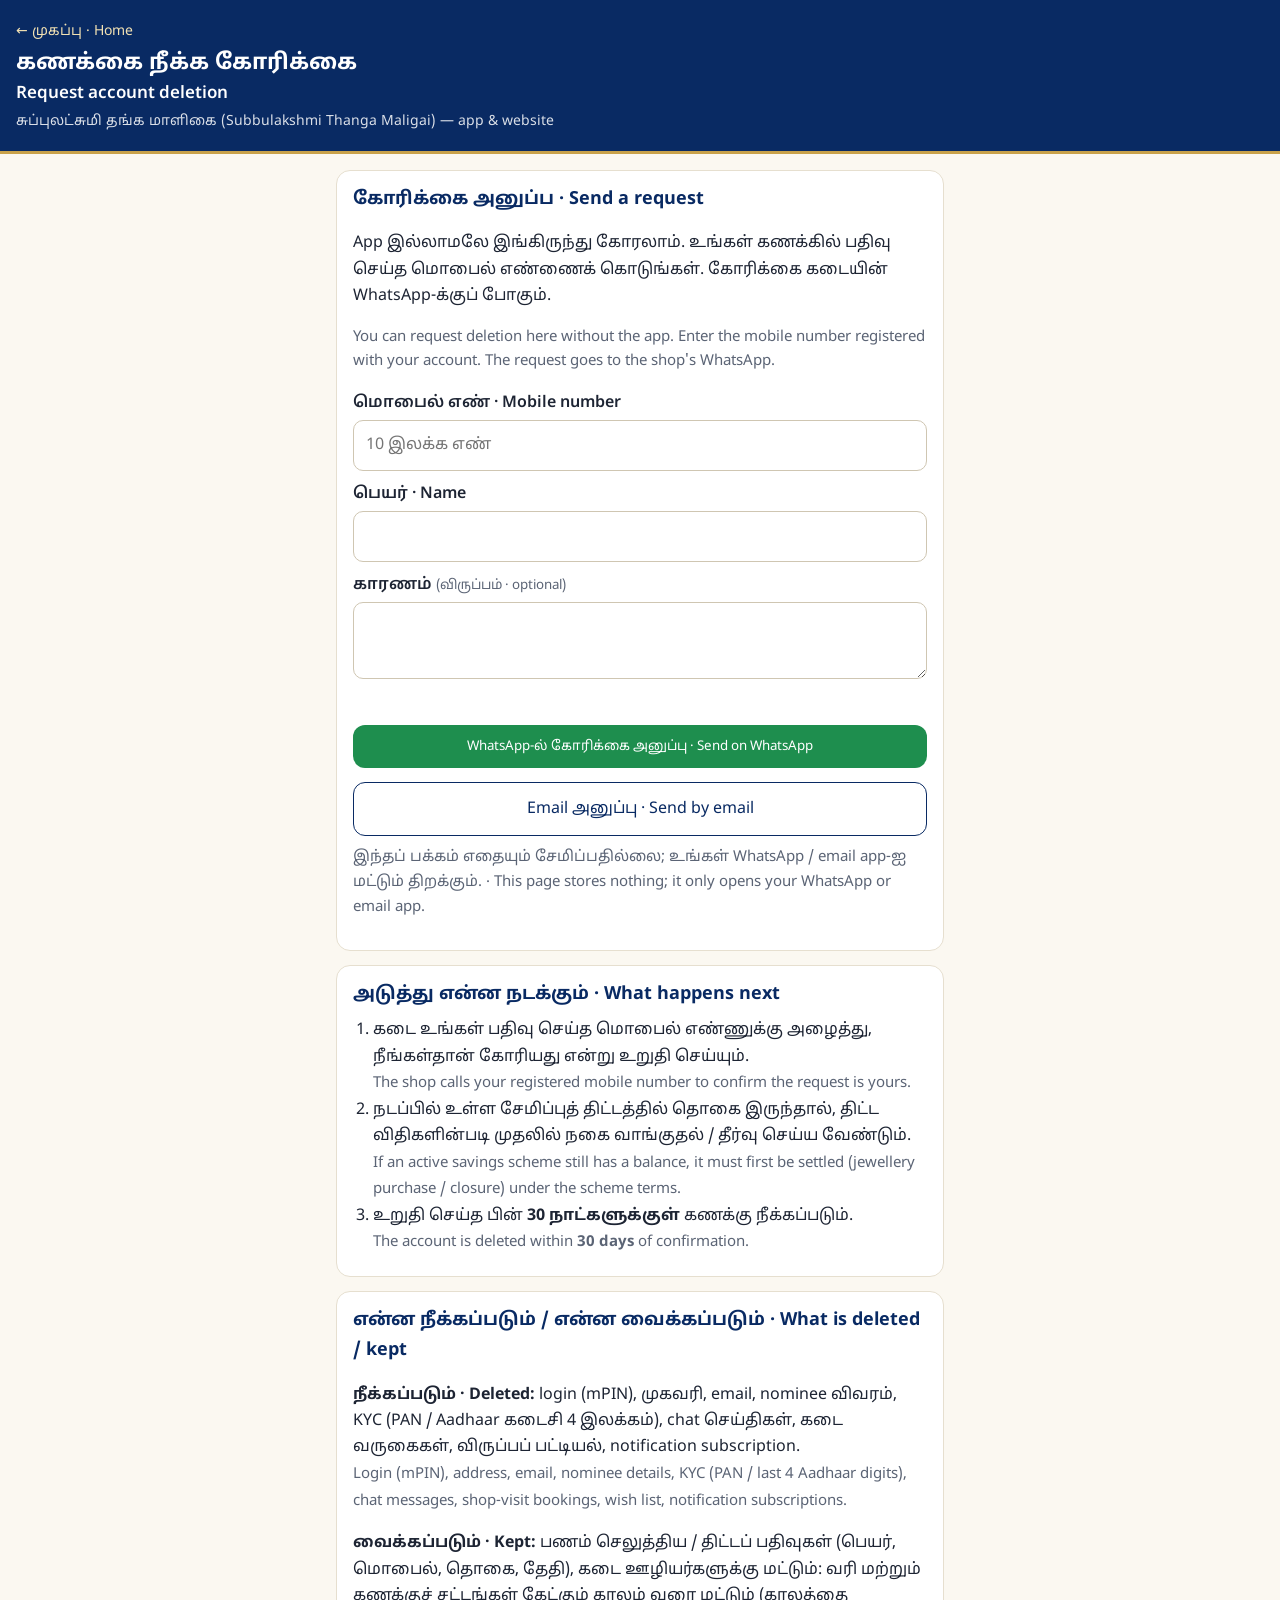
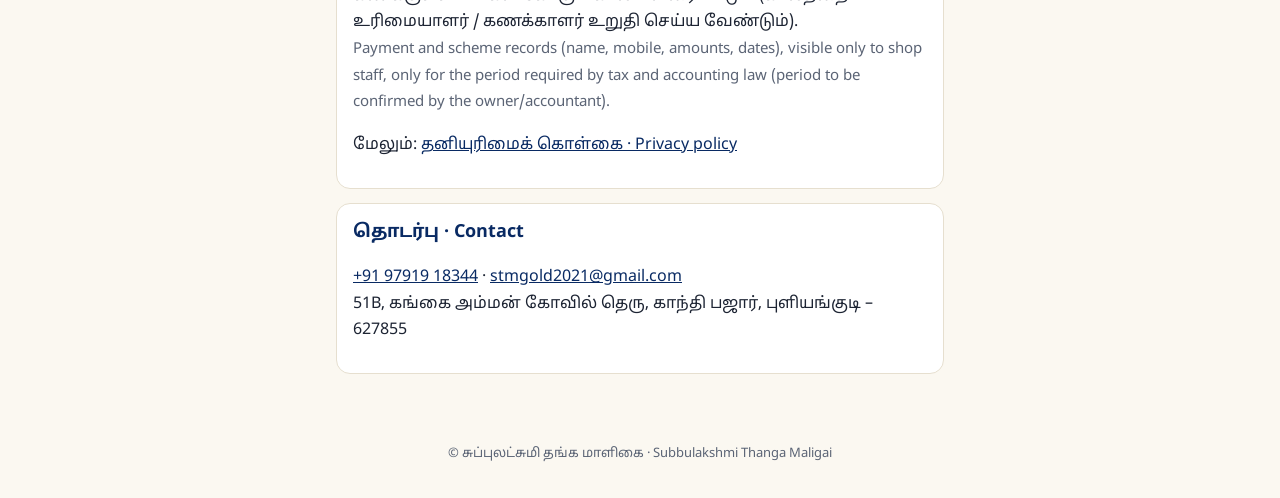
<file: delete-account.html>
<!DOCTYPE html>
<html lang="ta"><head>
<meta charset="utf-8">
<meta name="viewport" content="width=device-width, initial-scale=1, viewport-fit=cover">
<meta name="theme-color" content="#092A63">
<title>கணக்கை நீக்க கோரிக்கை · Delete account — சுப்புலட்சுமி தங்க மாளிகை</title>
<link rel="preconnect" href="https://fonts.googleapis.com"><link rel="preconnect" href="https://fonts.gstatic.com" crossorigin>
<link href="https://fonts.googleapis.com/css2?family=Noto+Sans+Tamil:wght@400;600;700&display=swap" rel="stylesheet">
<style>
:root{--navy:#092A63;--ivory:#FBF8F1;--gold:#C9A24A;--ink:#1D2433;--mute:#5B6475;--line:#E6DFCF}
*{box-sizing:border-box}
body{margin:0;background:var(--ivory);color:var(--ink);font:16px/1.65 "Noto Sans Tamil",system-ui,sans-serif}
header{background:var(--navy);color:#fff;padding:calc(18px + env(safe-area-inset-top,0px)) 16px 18px;border-bottom:3px solid var(--gold)}
header a{color:#F3E2B3;font-size:14px;text-decoration:none}
header h1{margin:6px 0 2px;font-size:22px;line-height:1.3}
header p{margin:0;opacity:.85;font-size:14px}
main{max-width:640px;margin:0 auto;padding:16px 16px 48px}
.draft{background:#FFF4D6;border:1px solid #E7C66A;border-radius:12px;padding:12px 14px;margin:0 0 16px;font-size:14px}
.dr{display:inline-block;background:#FFF4D6;border:1px dashed #C99A2E;color:#7A5200;border-radius:6px;padding:0 6px;font-size:12px;font-weight:700;margin-right:4px;vertical-align:1px}
section{background:#fff;border:1px solid var(--line);border-radius:14px;padding:14px 16px;margin:0 0 14px}
h2{font-size:18px;margin:0 0 8px;color:var(--navy)}
.en{color:var(--mute);font-size:15px}
label{display:block;font-weight:600;margin:10px 0 4px}
label small{font-weight:400;color:var(--mute)}
input,textarea{width:100%;font:inherit;padding:11px 12px;border:1px solid #CFC6B2;border-radius:10px;background:#fff;color:var(--ink)}
input:focus,textarea:focus{outline:2px solid var(--gold);outline-offset:1px}
.btn{display:flex;align-items:center;justify-content:center;gap:8px;width:100%;margin-top:14px;padding:13px 16px;border:0;border-radius:12px;font:700 16px/1.3 inherit;font-family:inherit;cursor:pointer;text-decoration:none}
.wa{background:#1E8E4E;color:#fff}
.ml{background:#fff;color:var(--navy);border:1.5px solid var(--navy)}
.err{color:#B3261E;font-size:14px;min-height:1.2em;margin:6px 0 0}
ol,ul{padding-left:20px;margin:6px 0}
a{color:var(--navy)}
footer{text-align:center;color:var(--mute);font-size:13px;padding:8px 16px 32px}
</style>
</head><body>
<header>
 <a href="/">← முகப்பு · Home</a>
 <h1>கணக்கை நீக்க கோரிக்கை<br><span style="font-size:17px;font-weight:600">Request account deletion</span></h1>
 <p>சுப்புலட்சுமி தங்க மாளிகை (Subbulakshmi Thanga Maligai) — app &amp; website</p>
</header>
<main>

<section>
 <h2>கோரிக்கை அனுப்ப · Send a request</h2>
 <p>App இல்லாமலே இங்கிருந்து கோரலாம். உங்கள் கணக்கில் பதிவு செய்த மொபைல் எண்ணைக் கொடுங்கள். கோரிக்கை கடையின் WhatsApp-க்குப் போகும்.</p>
 <p class="en">You can request deletion here without the app. Enter the mobile number registered with your account. The request goes to the shop's WhatsApp.</p>
 <form id="f" novalidate>
  <label for="mob">மொபைல் எண் · Mobile number</label>
  <input id="mob" type="tel" inputmode="numeric" autocomplete="tel-national" maxlength="10" placeholder="10 இலக்க எண்" required>
  <label for="nm">பெயர் · Name</label>
  <input id="nm" type="text" autocomplete="name" maxlength="60" required>
  <label for="rs">காரணம் <small>(விருப்பம் · optional)</small></label>
  <textarea id="rs" rows="2" maxlength="200"></textarea>
  <p class="err" id="er" role="alert"></p>
  <button class="btn wa" type="submit">WhatsApp-ல் கோரிக்கை அனுப்பு · Send on WhatsApp</button>
  <a class="btn ml" id="ml" href="mailto:stmgold2021@gmail.com">Email அனுப்பு · Send by email</a>
 </form>
 <p class="en" style="margin-top:10px">இந்தப் பக்கம் எதையும் சேமிப்பதில்லை; உங்கள் WhatsApp / email app-ஐ மட்டும் திறக்கும். · This page stores nothing; it only opens your WhatsApp or email app.</p>
</section>

<section>
 <h2>அடுத்து என்ன நடக்கும் · What happens next</h2>
 <ol>
  <li>கடை உங்கள் பதிவு செய்த மொபைல் எண்ணுக்கு அழைத்து, நீங்கள்தான் கோரியது என்று உறுதி செய்யும்.<br><span class="en">The shop calls your registered mobile number to confirm the request is yours.</span></li>
  <li>நடப்பில் உள்ள சேமிப்புத் திட்டத்தில் தொகை இருந்தால், திட்ட விதிகளின்படி முதலில் நகை வாங்குதல் / தீர்வு செய்ய வேண்டும்.<br><span class="en">If an active savings scheme still has a balance, it must first be settled (jewellery purchase / closure) under the scheme terms.</span></li>
  <li>உறுதி செய்த பின் <b>30 நாட்களுக்குள்</b> கணக்கு நீக்கப்படும்.<br><span class="en">The account is deleted within <b>30 days</b> of confirmation.</span></li>
 </ol>
</section>

<section>
 <h2>என்ன நீக்கப்படும் / என்ன வைக்கப்படும் · What is deleted / kept</h2>
 <p><b>நீக்கப்படும் · Deleted:</b> login (mPIN), முகவரி, email, nominee விவரம், KYC (PAN / Aadhaar கடைசி 4 இலக்கம்), chat செய்திகள், கடை வருகைகள், விருப்பப் பட்டியல், notification subscription.<br><span class="en">Login (mPIN), address, email, nominee details, KYC (PAN / last 4 Aadhaar digits), chat messages, shop-visit bookings, wish list, notification subscriptions.</span></p>
 <p><b>வைக்கப்படும் · Kept:</b> பணம் செலுத்திய / திட்டப் பதிவுகள் (பெயர், மொபைல், தொகை, தேதி), கடை ஊழியர்களுக்கு மட்டும்: வரி மற்றும் கணக்குச் சட்டங்கள் கேட்கும் காலம் வரை மட்டும் (காலத்தை உரிமையாளர் / கணக்காளர் உறுதி செய்ய வேண்டும்).<br><span class="en">Payment and scheme records (name, mobile, amounts, dates), visible only to shop staff, only for the period required by tax and accounting law (period to be confirmed by the owner/accountant).</span></p>
 <p>மேலும்: <a href="/privacy.html#retention">தனியுரிமைக் கொள்கை · Privacy policy</a></p>
</section>

<section>
 <h2>தொடர்பு · Contact</h2>
 <p><a href="tel:+919791918344">+91 97919 18344</a> · <a href="mailto:stmgold2021@gmail.com">stmgold2021@gmail.com</a><br>51B, கங்கை அம்மன் கோவில் தெரு, காந்தி பஜார், புளியங்குடி – 627855</p>
</section>

</main>
<footer>© சுப்புலட்சுமி தங்க மாளிகை · Subbulakshmi Thanga Maligai</footer>
<script>
(function(){
 var WA="919791918344",$=function(i){return document.getElementById(i)};
 function msg(){
  var m=$("mob").value.replace(/\D/g,"").slice(-10),n=$("nm").value.trim(),r=$("rs").value.trim();
  return {m:m,n:n,t:"கணக்கை நீக்க கோரிக்கை / Account deletion request\n\nபெயர் / Name: "+n+"\nமொபைல் / Mobile: "+m+(r?"\nகாரணம் / Reason: "+r:"")+"\n\nசுப்புலட்சுமி தங்க மாளிகை app-ல் உள்ள என் கணக்கையும் தகவல்களையும் நீக்கவும்.\nPlease delete my Subbulakshmi Thanga Maligai app account and data."};
 }
 function ok(d){
  if(!/^[6-9]\d{9}$/.test(d.m)){$("er").textContent="சரியான 10 இலக்க மொபைல் எண் கொடுங்க · Enter a valid 10-digit mobile number";$("mob").focus();return false}
  if(d.n.length<2){$("er").textContent="பெயர் கொடுங்க · Enter your name";$("nm").focus();return false}
  $("er").textContent="";return true;
 }
 $("f").addEventListener("submit",function(e){e.preventDefault();var d=msg();if(!ok(d))return;
  location.href="https://api.whatsapp.com/send?phone="+WA+"&text="+encodeURIComponent(d.t)});
 $("ml").addEventListener("click",function(e){var d=msg();if(!ok(d)){e.preventDefault();return}
  this.href="mailto:stmgold2021@gmail.com?subject="+encodeURIComponent("Account deletion request – "+d.m)+"&body="+encodeURIComponent(d.t)});
})();
</script>
</body></html>
</file>
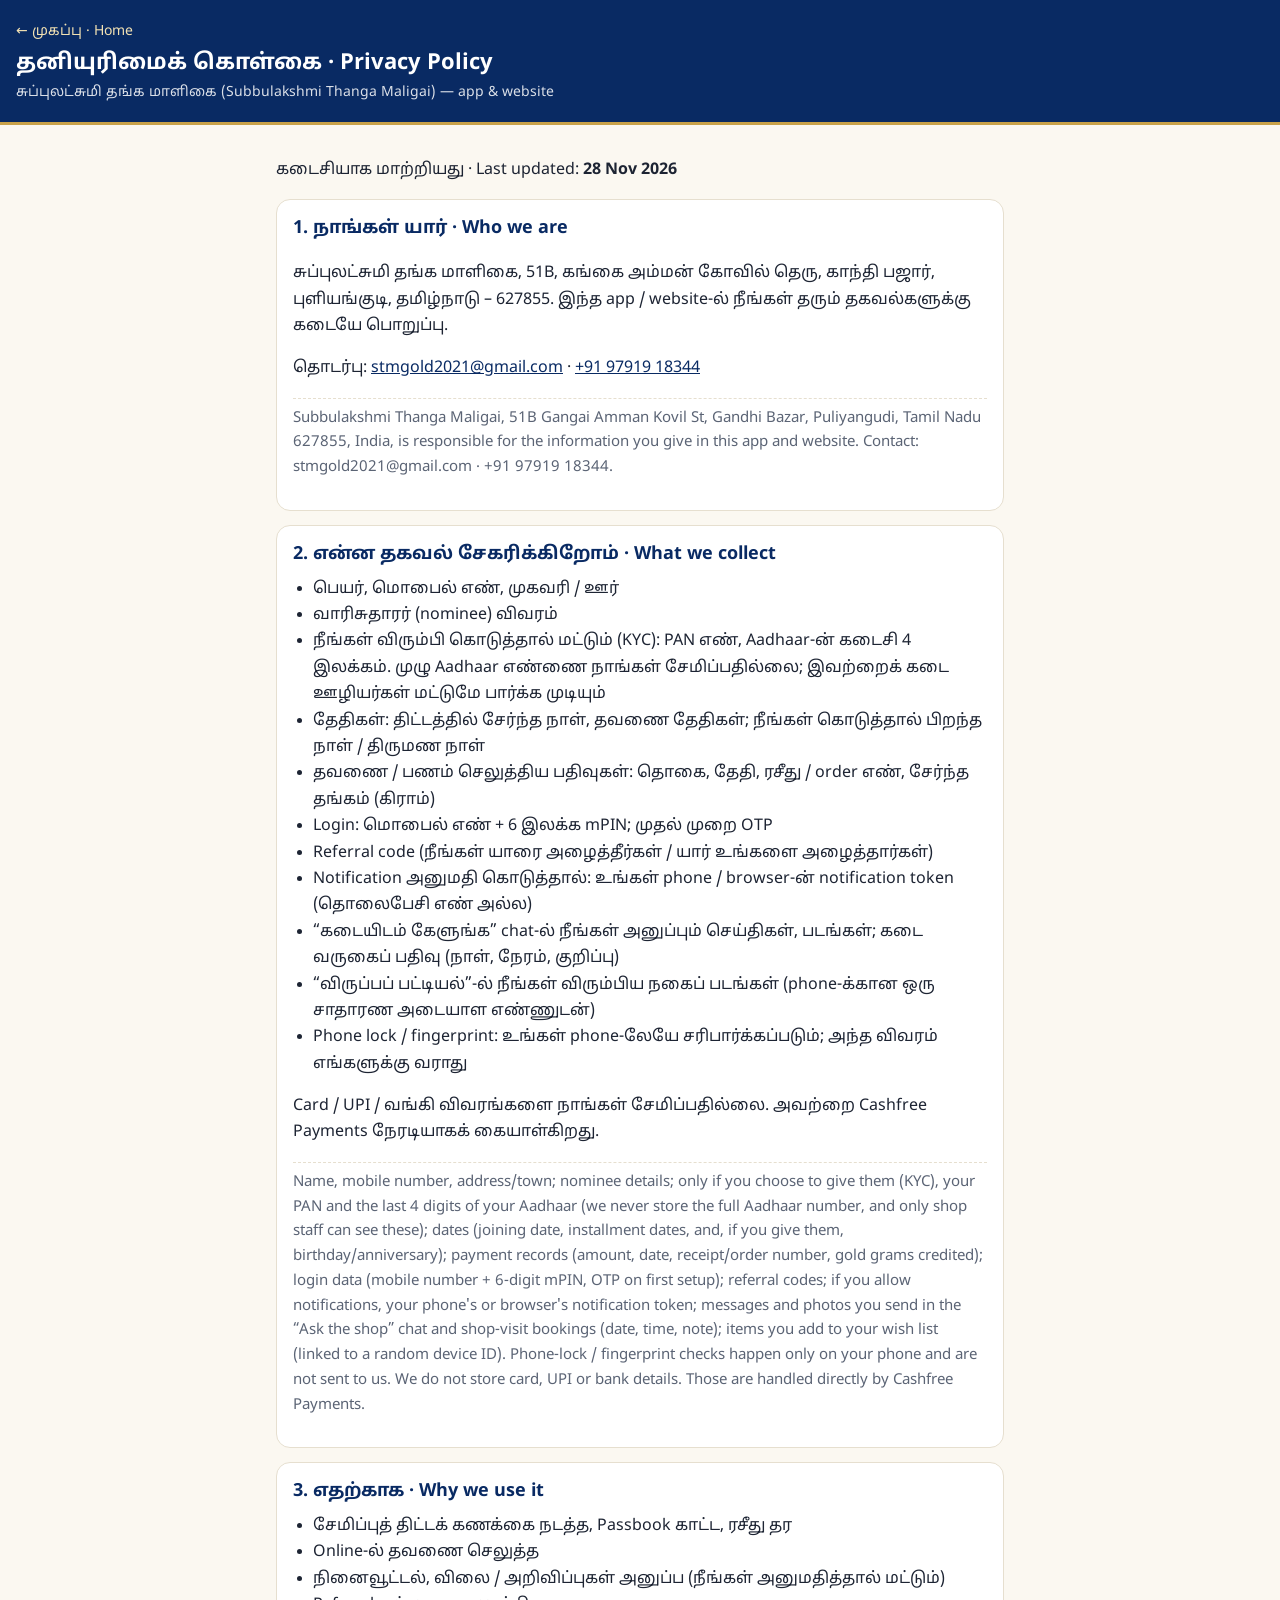
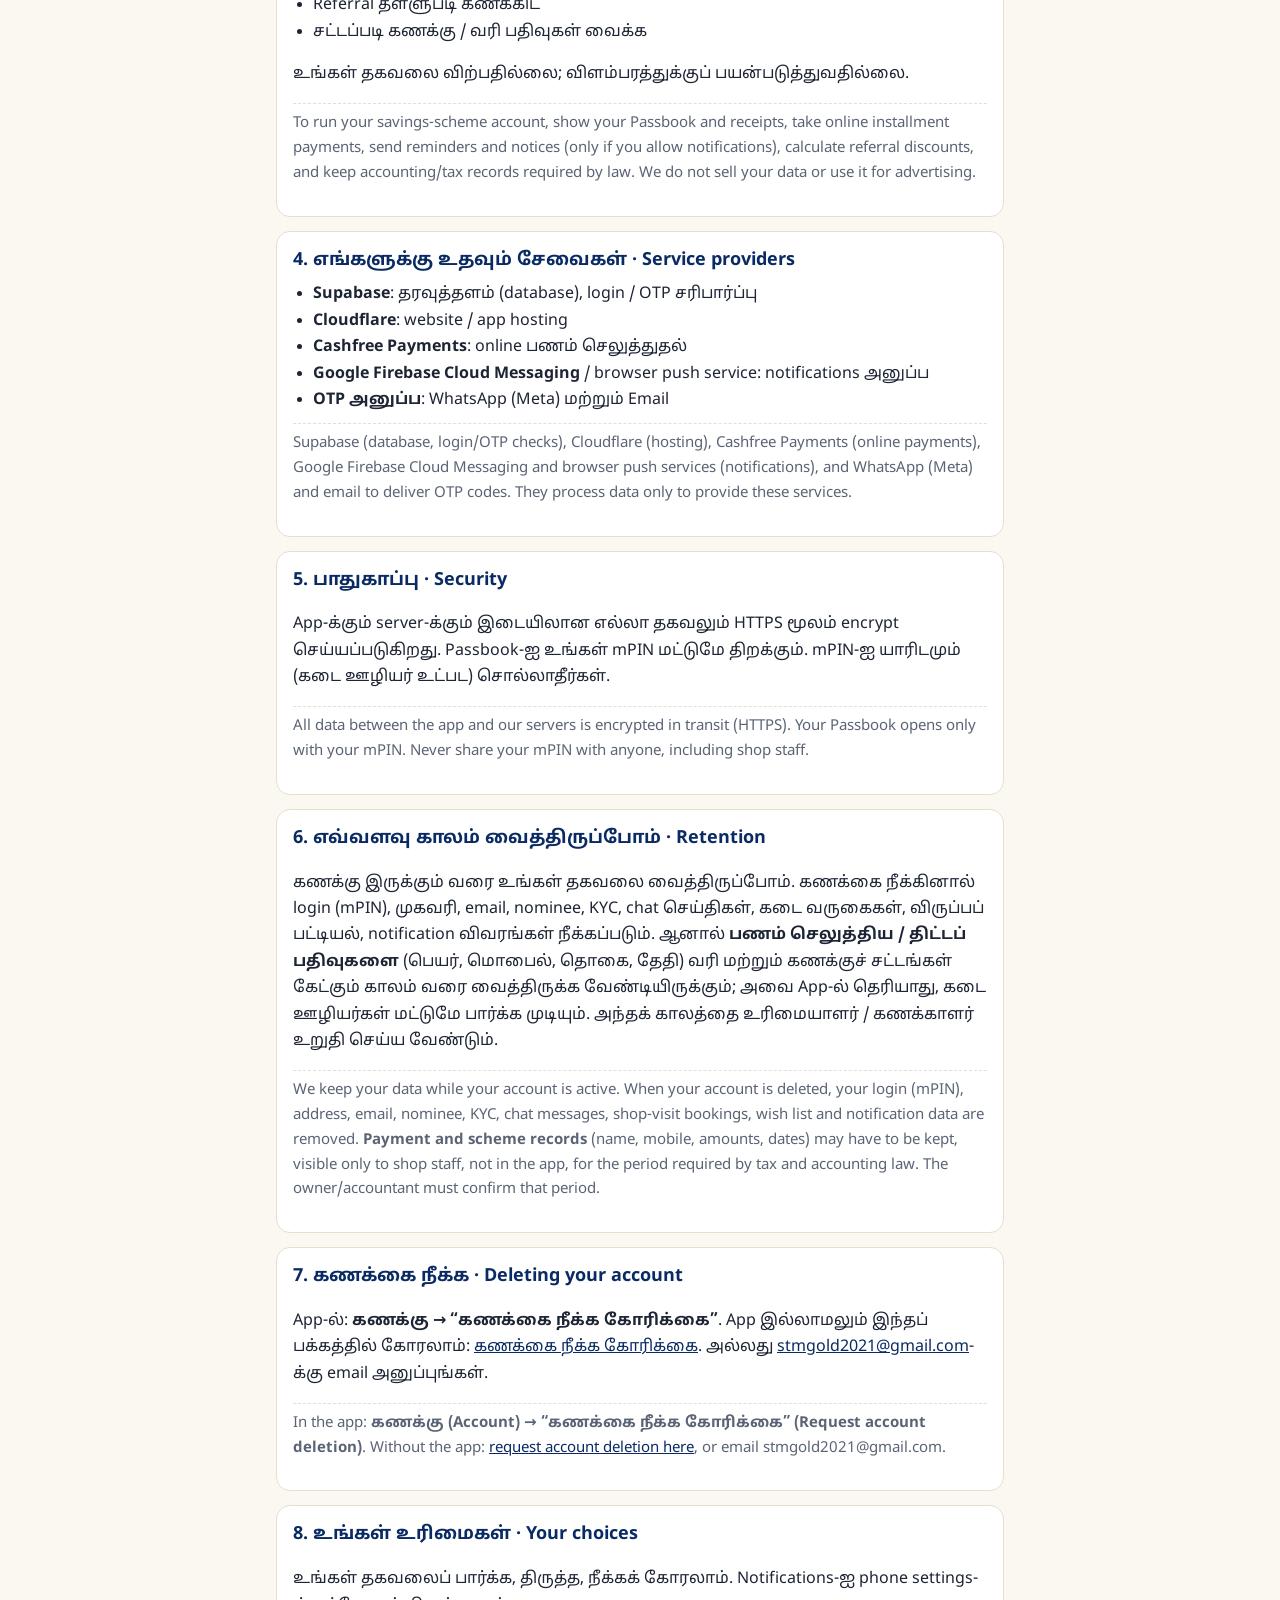
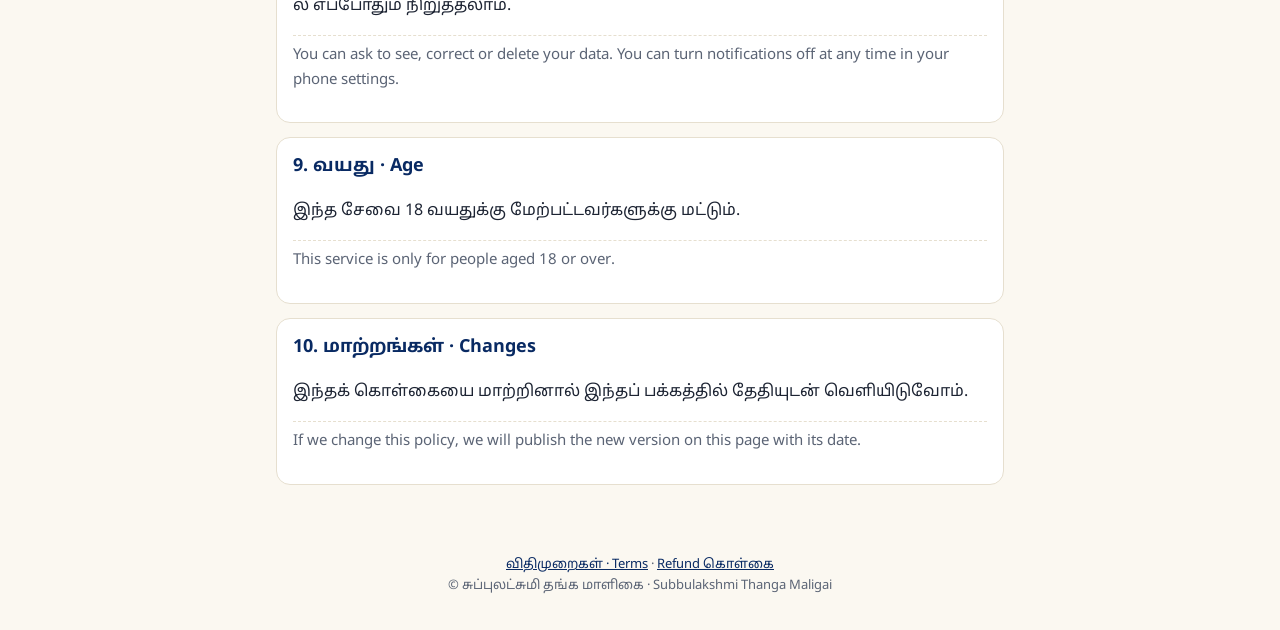
<file: privacy.html>
<!DOCTYPE html>
<html lang="ta"><head>
<meta charset="utf-8">
<meta name="viewport" content="width=device-width, initial-scale=1, viewport-fit=cover">
<meta name="theme-color" content="#092A63">
<title>தனியுரிமைக் கொள்கை · Privacy Policy — சுப்புலட்சுமி தங்க மாளிகை</title>
<link rel="preconnect" href="https://fonts.googleapis.com"><link rel="preconnect" href="https://fonts.gstatic.com" crossorigin>
<link href="https://fonts.googleapis.com/css2?family=Noto+Sans+Tamil:wght@400;600;700&display=swap" rel="stylesheet">
<style>
:root{--navy:#092A63;--ivory:#FBF8F1;--gold:#C9A24A;--ink:#1D2433;--mute:#5B6475;--line:#E6DFCF}
*{box-sizing:border-box}
body{margin:0;background:var(--ivory);color:var(--ink);font:16px/1.65 "Noto Sans Tamil",system-ui,sans-serif}
header{background:var(--navy);color:#fff;padding:calc(18px + env(safe-area-inset-top,0px)) 16px 18px;border-bottom:3px solid var(--gold)}
header a{color:#F3E2B3;font-size:14px;text-decoration:none}
header h1{margin:6px 0 2px;font-size:22px;line-height:1.3}
header p{margin:0;opacity:.85;font-size:14px}
main{max-width:760px;margin:0 auto;padding:16px 16px 48px}
.draft{background:#FFF4D6;border:1px solid #E7C66A;border-radius:12px;padding:12px 14px;margin:0 0 18px;font-size:14px}
.draft b{color:#7A5200}
.dr{display:inline-block;background:#FFF4D6;border:1px dashed #C99A2E;color:#7A5200;border-radius:6px;padding:0 6px;font-size:12px;font-weight:700;margin-right:4px;vertical-align:1px}
section{background:#fff;border:1px solid var(--line);border-radius:14px;padding:14px 16px;margin:0 0 14px}
h2{font-size:18px;margin:0 0 6px;color:var(--navy)}
.en{color:var(--mute);font-size:15px;border-top:1px dashed var(--line);margin-top:10px;padding-top:8px}
ul{padding-left:20px;margin:6px 0}
a{color:var(--navy)}
footer{text-align:center;color:var(--mute);font-size:13px;padding:8px 16px 32px}
</style>
</head><body>
<header>
 <a href="/">← முகப்பு · Home</a>
 <h1>தனியுரிமைக் கொள்கை · Privacy Policy</h1>
 <p>சுப்புலட்சுமி தங்க மாளிகை (Subbulakshmi Thanga Maligai) — app &amp; website</p>
</header>
<main>

<p>கடைசியாக மாற்றியது · Last updated: <b>28 Nov 2026</b></p>

<section id="who">
 <h2>1. நாங்கள் யார் · Who we are</h2>
 <p>சுப்புலட்சுமி தங்க மாளிகை, 51B, கங்கை அம்மன் கோவில் தெரு, காந்தி பஜார், புளியங்குடி, தமிழ்நாடு – 627855. இந்த app / website-ல் நீங்கள் தரும் தகவல்களுக்கு கடையே பொறுப்பு.</p>
 <p>தொடர்பு: <a href="mailto:stmgold2021@gmail.com">stmgold2021@gmail.com</a> · <a href="tel:+919791918344">+91 97919 18344</a></p>
 <p class="en">Subbulakshmi Thanga Maligai, 51B Gangai Amman Kovil St, Gandhi Bazar, Puliyangudi, Tamil Nadu 627855, India, is responsible for the information you give in this app and website. Contact: stmgold2021@gmail.com · +91 97919 18344.</p>
</section>

<section id="what">
 <h2>2. என்ன தகவல் சேகரிக்கிறோம் · What we collect</h2>
 <ul>
  <li>பெயர், மொபைல் எண், முகவரி / ஊர்</li>
  <li>வாரிசுதாரர் (nominee) விவரம்</li>
  <li>நீங்கள் விரும்பி கொடுத்தால் மட்டும் (KYC): PAN எண், Aadhaar-ன் கடைசி 4 இலக்கம். முழு Aadhaar எண்ணை நாங்கள் சேமிப்பதில்லை; இவற்றைக் கடை ஊழியர்கள் மட்டுமே பார்க்க முடியும்</li>
  <li>தேதிகள்: திட்டத்தில் சேர்ந்த நாள், தவணை தேதிகள்; நீங்கள் கொடுத்தால் பிறந்த நாள் / திருமண நாள்</li>
  <li>தவணை / பணம் செலுத்திய பதிவுகள்: தொகை, தேதி, ரசீது / order எண், சேர்ந்த தங்கம் (கிராம்)</li>
  <li>Login: மொபைல் எண் + 6 இலக்க mPIN; முதல் முறை OTP</li>
  <li>Referral code (நீங்கள் யாரை அழைத்தீர்கள் / யார் உங்களை அழைத்தார்கள்)</li>
  <li>Notification அனுமதி கொடுத்தால்: உங்கள் phone / browser-ன் notification token (தொலைபேசி எண் அல்ல)</li>
  <li>“கடையிடம் கேளுங்க” chat-ல் நீங்கள் அனுப்பும் செய்திகள், படங்கள்; கடை வருகைப் பதிவு (நாள், நேரம், குறிப்பு)</li>
  <li>“விருப்பப் பட்டியல்”-ல் நீங்கள் விரும்பிய நகைப் படங்கள் (phone-க்கான ஒரு சாதாரண அடையாள எண்ணுடன்)</li>
  <li>Phone lock / fingerprint: உங்கள் phone-லேயே சரிபார்க்கப்படும்; அந்த விவரம் எங்களுக்கு வராது</li>
 </ul>
 <p>Card / UPI / வங்கி விவரங்களை நாங்கள் சேமிப்பதில்லை. அவற்றை Cashfree Payments நேரடியாகக் கையாள்கிறது.</p>
 <p class="en">Name, mobile number, address/town; nominee details; only if you choose to give them (KYC), your PAN and the last 4 digits of your Aadhaar (we never store the full Aadhaar number, and only shop staff can see these); dates (joining date, installment dates, and, if you give them, birthday/anniversary); payment records (amount, date, receipt/order number, gold grams credited); login data (mobile number + 6-digit mPIN, OTP on first setup); referral codes; if you allow notifications, your phone's or browser's notification token; messages and photos you send in the “Ask the shop” chat and shop-visit bookings (date, time, note); items you add to your wish list (linked to a random device ID). Phone-lock / fingerprint checks happen only on your phone and are not sent to us. We do not store card, UPI or bank details. Those are handled directly by Cashfree Payments.</p>
</section>

<section id="why">
 <h2>3. எதற்காக · Why we use it</h2>
 <ul>
  <li>சேமிப்புத் திட்டக் கணக்கை நடத்த, Passbook காட்ட, ரசீது தர</li>
  <li>Online-ல் தவணை செலுத்த</li>
  <li>நினைவூட்டல், விலை / அறிவிப்புகள் அனுப்ப (நீங்கள் அனுமதித்தால் மட்டும்)</li>
  <li>Referral தள்ளுபடி கணக்கிட</li>
  <li>சட்டப்படி கணக்கு / வரி பதிவுகள் வைக்க</li>
 </ul>
 <p>உங்கள் தகவலை விற்பதில்லை; விளம்பரத்துக்குப் பயன்படுத்துவதில்லை.</p>
 <p class="en">To run your savings-scheme account, show your Passbook and receipts, take online installment payments, send reminders and notices (only if you allow notifications), calculate referral discounts, and keep accounting/tax records required by law. We do not sell your data or use it for advertising.</p>
</section>

<section id="processors">
 <h2>4. எங்களுக்கு உதவும் சேவைகள் · Service providers</h2>
 <ul>
  <li><b>Supabase</b>: தரவுத்தளம் (database), login / OTP சரிபார்ப்பு</li>
  <li><b>Cloudflare</b>: website / app hosting</li>
  <li><b>Cashfree Payments</b>: online பணம் செலுத்துதல்</li>
  <li><b>Google Firebase Cloud Messaging</b> / browser push service: notifications அனுப்ப</li>
  <li><b>OTP அனுப்ப</b>: WhatsApp (Meta) மற்றும் Email</li>
 </ul>
 <p class="en">Supabase (database, login/OTP checks), Cloudflare (hosting), Cashfree Payments (online payments), Google Firebase Cloud Messaging and browser push services (notifications), and WhatsApp (Meta) and email to deliver OTP codes. They process data only to provide these services.</p>
</section>

<section id="security">
 <h2>5. பாதுகாப்பு · Security</h2>
 <p>App-க்கும் server-க்கும் இடையிலான எல்லா தகவலும் HTTPS மூலம் encrypt செய்யப்படுகிறது. Passbook-ஐ உங்கள் mPIN மட்டுமே திறக்கும். mPIN-ஐ யாரிடமும் (கடை ஊழியர் உட்பட) சொல்லாதீர்கள்.</p>
 <p class="en">All data between the app and our servers is encrypted in transit (HTTPS). Your Passbook opens only with your mPIN. Never share your mPIN with anyone, including shop staff.</p>
</section>

<section id="retention">
 <h2>6. எவ்வளவு காலம் வைத்திருப்போம் · Retention</h2>
 <p>கணக்கு இருக்கும் வரை உங்கள் தகவலை வைத்திருப்போம். கணக்கை நீக்கினால் login (mPIN), முகவரி, email, nominee, KYC, chat செய்திகள், கடை வருகைகள், விருப்பப் பட்டியல், notification விவரங்கள் நீக்கப்படும். ஆனால் <b>பணம் செலுத்திய / திட்டப் பதிவுகளை</b> (பெயர், மொபைல், தொகை, தேதி) வரி மற்றும் கணக்குச் சட்டங்கள் கேட்கும் காலம் வரை வைத்திருக்க வேண்டியிருக்கும்; அவை App-ல் தெரியாது, கடை ஊழியர்கள் மட்டுமே பார்க்க முடியும். அந்தக் காலத்தை உரிமையாளர் / கணக்காளர் உறுதி செய்ய வேண்டும்.</p>
 <p class="en">We keep your data while your account is active. When your account is deleted, your login (mPIN), address, email, nominee, KYC, chat messages, shop-visit bookings, wish list and notification data are removed. <b>Payment and scheme records</b> (name, mobile, amounts, dates) may have to be kept, visible only to shop staff, not in the app, for the period required by tax and accounting law. The owner/accountant must confirm that period.</p>
</section>

<section id="delete">
 <h2>7. கணக்கை நீக்க · Deleting your account</h2>
 <p>App-ல்: <b>கணக்கு → “கணக்கை நீக்க கோரிக்கை”</b>. App இல்லாமலும் இந்தப் பக்கத்தில் கோரலாம்: <a href="/delete-account.html">கணக்கை நீக்க கோரிக்கை</a>. அல்லது <a href="mailto:stmgold2021@gmail.com">stmgold2021@gmail.com</a>-க்கு email அனுப்புங்கள்.</p>
 <p class="en">In the app: <b>கணக்கு (Account) → “கணக்கை நீக்க கோரிக்கை” (Request account deletion)</b>. Without the app: <a href="/delete-account.html">request account deletion here</a>, or email stmgold2021@gmail.com.</p>
</section>

<section id="rights">
 <h2>8. உங்கள் உரிமைகள் · Your choices</h2>
 <p>உங்கள் தகவலைப் பார்க்க, திருத்த, நீக்கக் கோரலாம். Notifications-ஐ phone settings-ல் எப்போதும் நிறுத்தலாம்.</p>
 <p class="en">You can ask to see, correct or delete your data. You can turn notifications off at any time in your phone settings.</p>
</section>

<section id="age">
 <h2>9. வயது · Age</h2>
 <p>இந்த சேவை 18 வயதுக்கு மேற்பட்டவர்களுக்கு மட்டும்.</p>
 <p class="en">This service is only for people aged 18 or over.</p>
</section>

<section id="changes">
 <h2>10. மாற்றங்கள் · Changes</h2>
 <p>இந்தக் கொள்கையை மாற்றினால் இந்தப் பக்கத்தில் தேதியுடன் வெளியிடுவோம்.</p>
 <p class="en">If we change this policy, we will publish the new version on this page with its date.</p>
</section>

</main>
<footer><a href="/terms.html">விதிமுறைகள் · Terms</a> · <a href="/refund.html">Refund கொள்கை</a><br>© சுப்புலட்சுமி தங்க மாளிகை · Subbulakshmi Thanga Maligai</footer>
</body></html>
</file>
